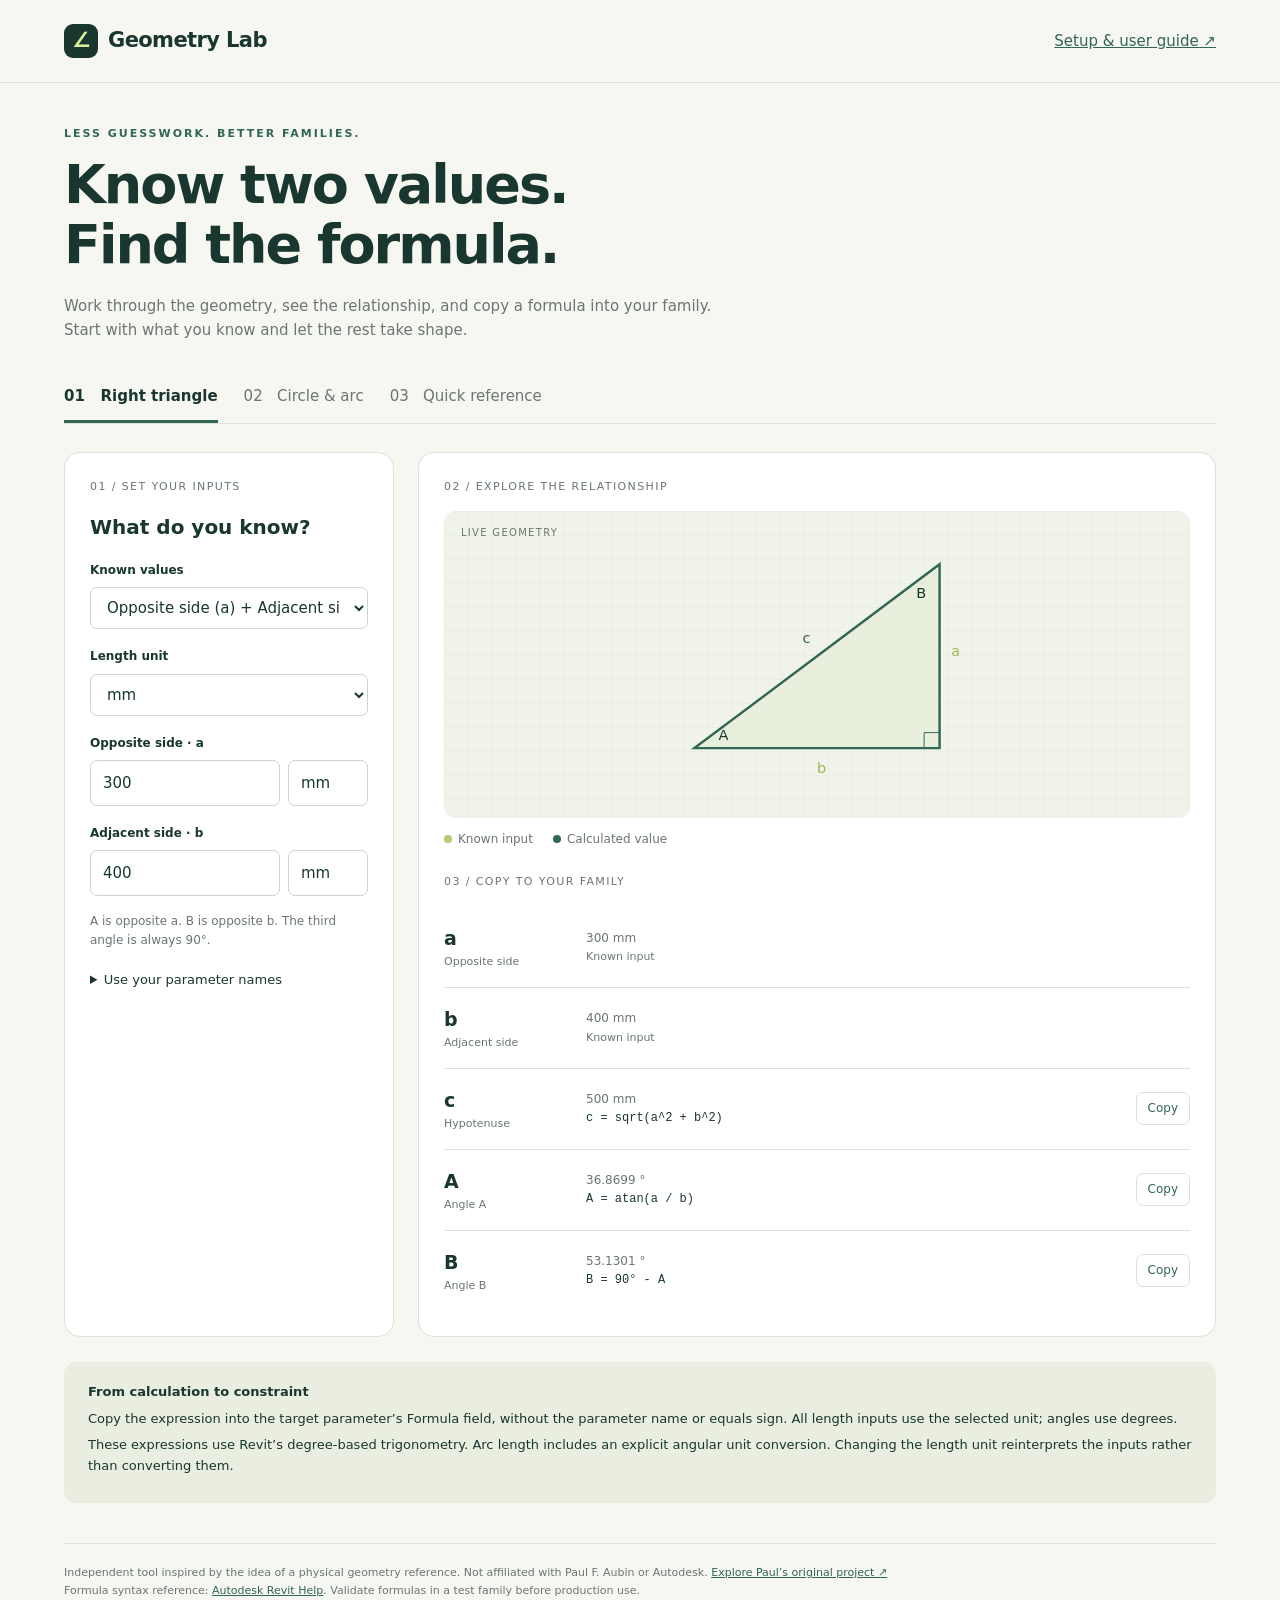
<file: index.html>
<!doctype html><html lang="en"><head><meta charset="utf-8"><meta name="viewport" content="width=device-width,initial-scale=1"><title>Revit Geometry Lab</title><link rel="stylesheet" href="styles.css"></head><body><header><div class="logo"><span class="mark">∠</span>Geometry Lab</div><a href="guide.html">Setup &amp; user guide ↗</a></header><main><div class="eyebrow">LESS GUESSWORK. BETTER FAMILIES.</div><h1>Know two values.<br>Find the formula.</h1><p class="intro">Work through the geometry, see the relationship, and copy a formula into your family. Start with what you know and let the rest take shape.</p><nav class="tabs" aria-label="Tools"><button class="active" data-mode="triangle">01 &nbsp; Right triangle</button><button data-mode="circle">02 &nbsp; Circle & arc</button><button data-mode="reference">03 &nbsp; Quick reference</button></nav><div id="app"></div><footer>Independent tool inspired by the idea of a physical geometry reference. Not affiliated with Paul F. Aubin or Autodesk. <a href="https://www.kickstarter.com/projects/paulaubin/formula-finder-for-revit-by-paul-f-aubin">Explore Paul’s original project ↗</a><br>Formula syntax reference: <a href="https://help.autodesk.com/cloudhelp/2022/ENU/Revit-Model/files/GUID-B37EA687-2BDF-4712-9951-2088B2A8E523.htm">Autodesk Revit Help</a>. Validate formulas in a test family before production use.</footer></main><div id="toast" role="status">Copied formula</div><script src="geometry.js"></script><script src="app.js"></script></body></html>
</file>
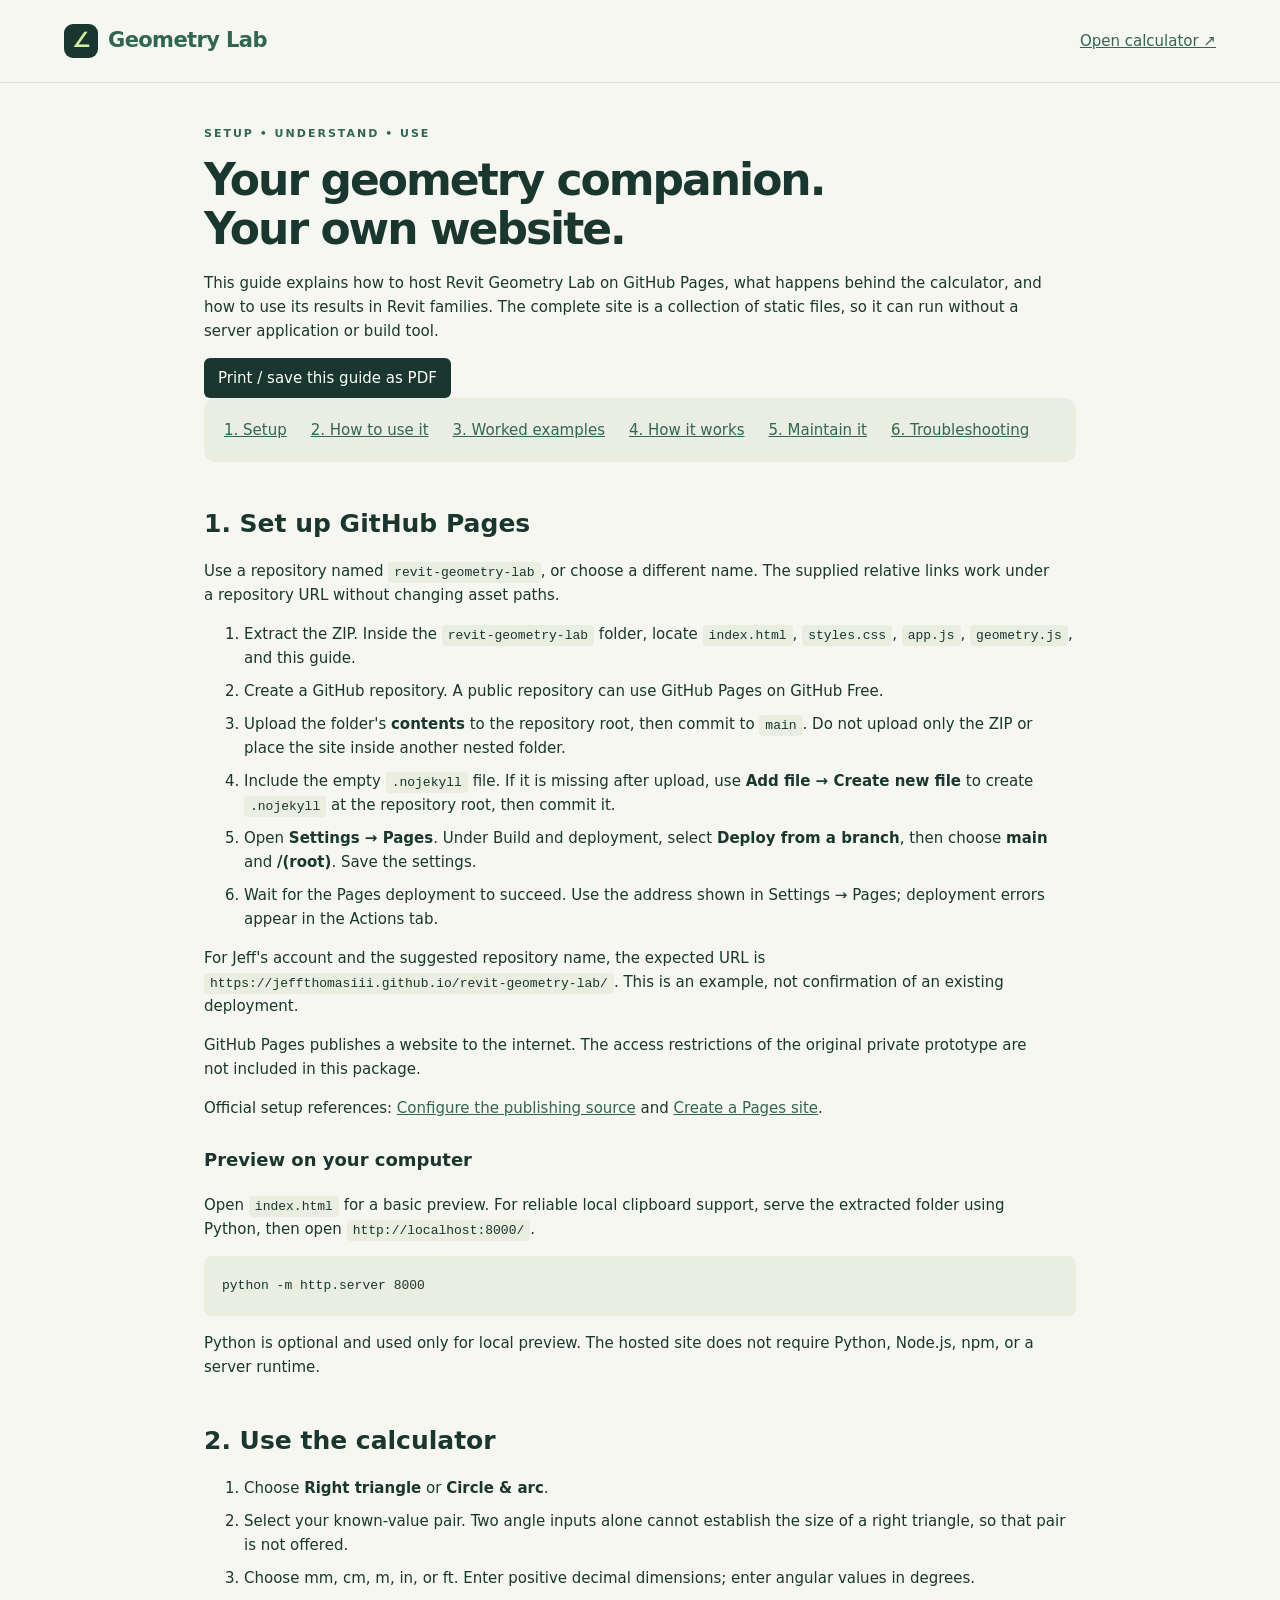
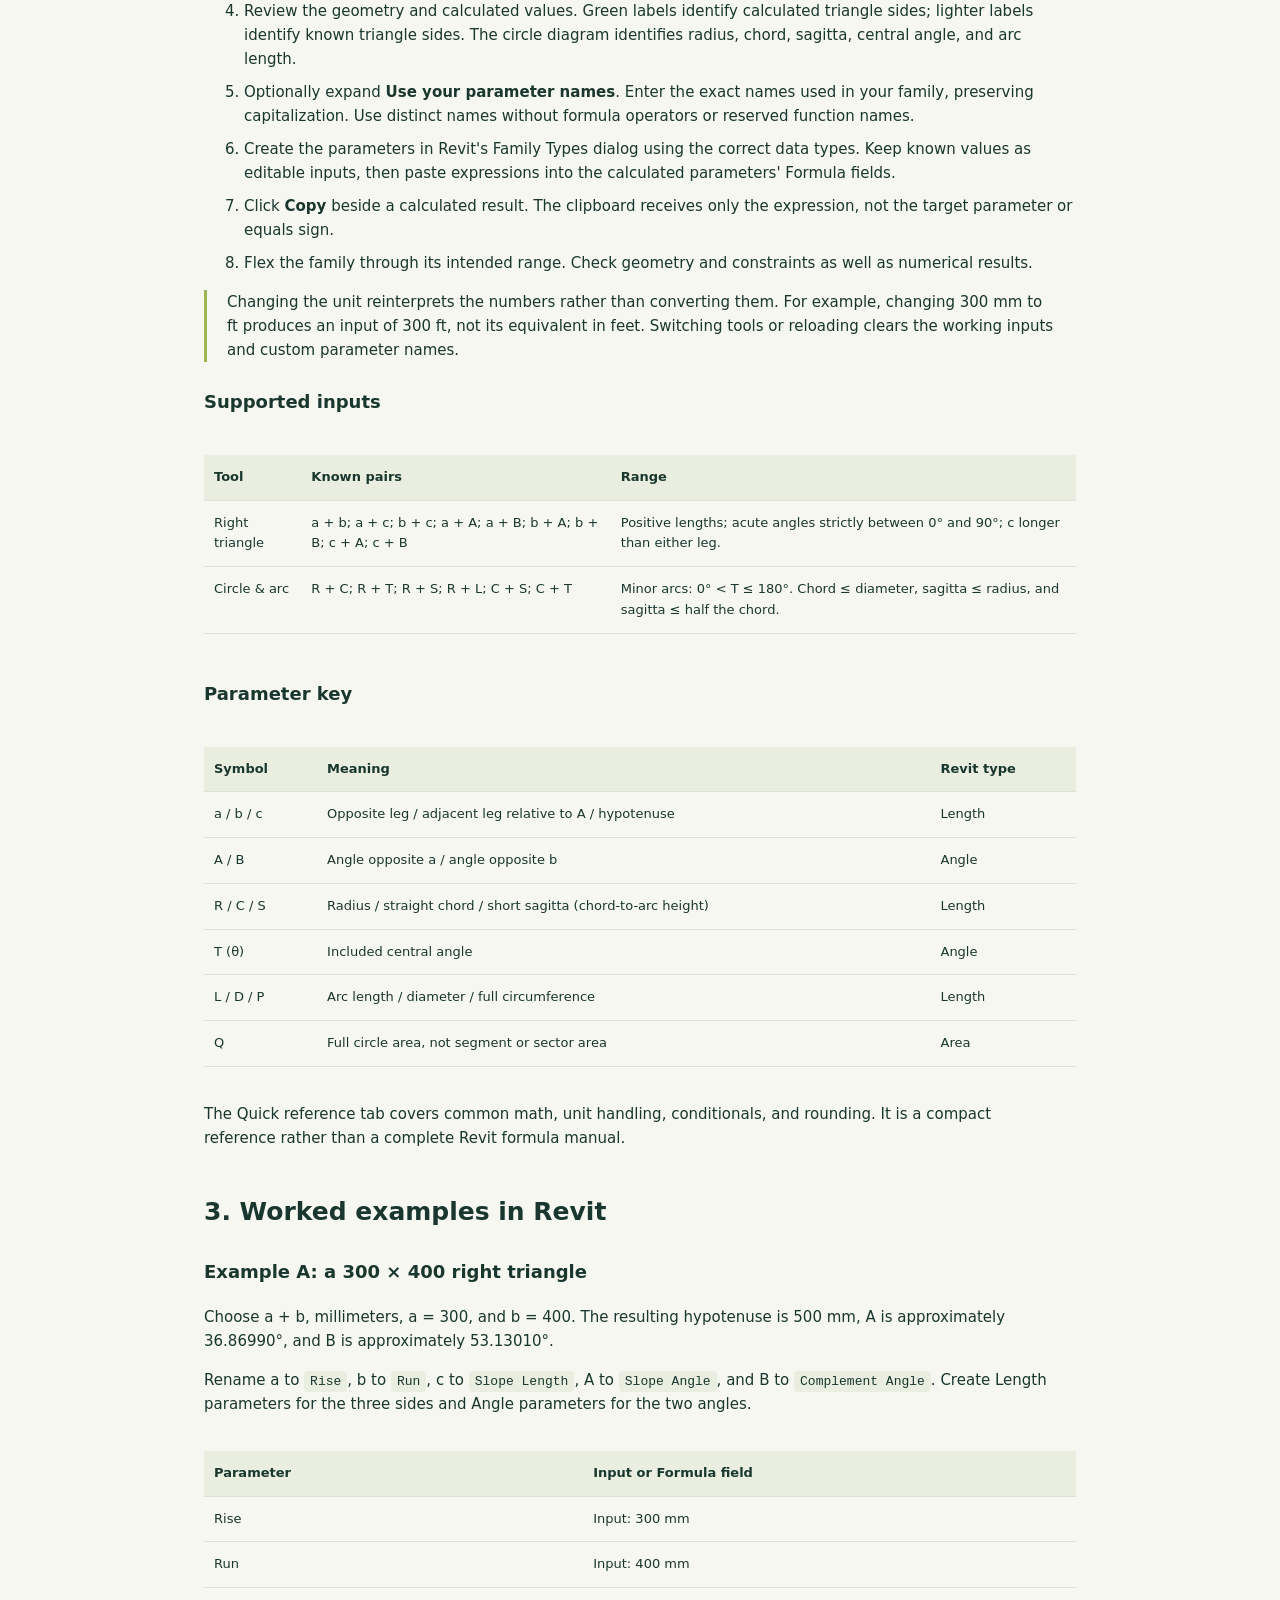
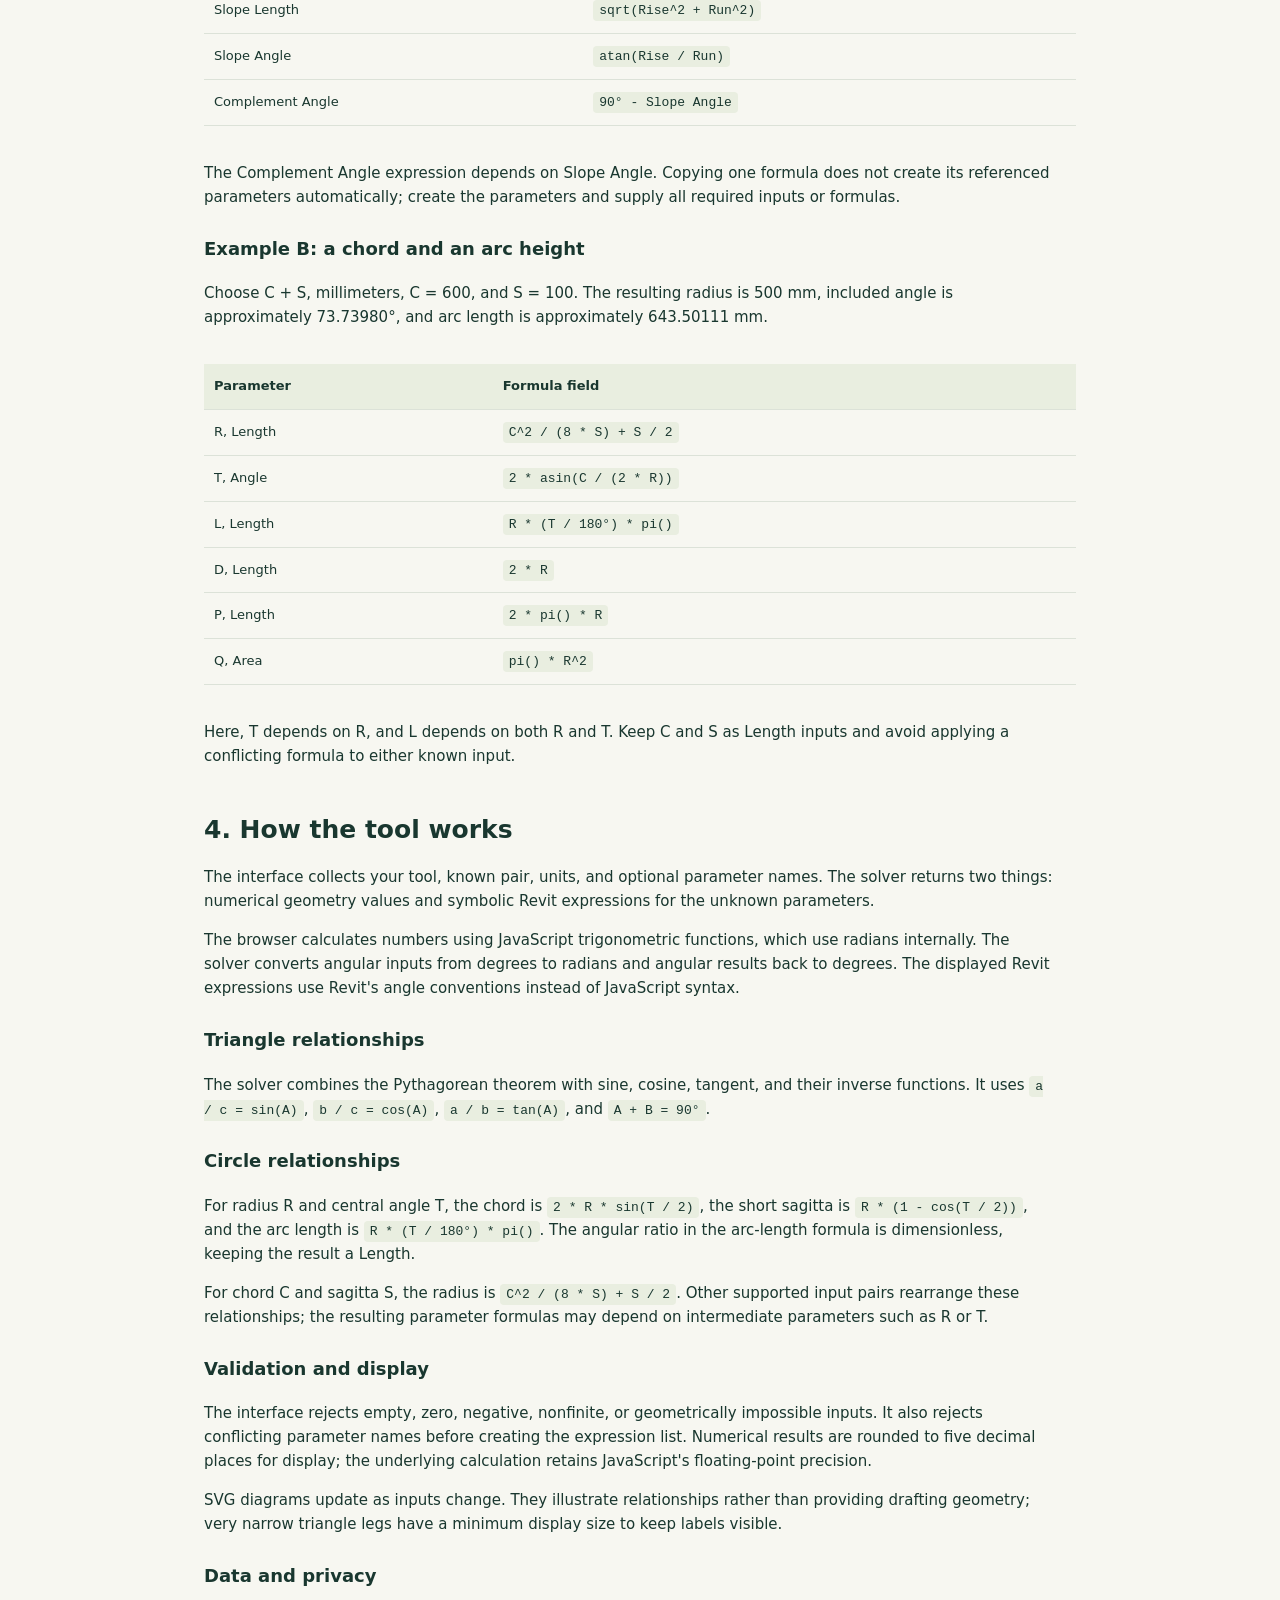
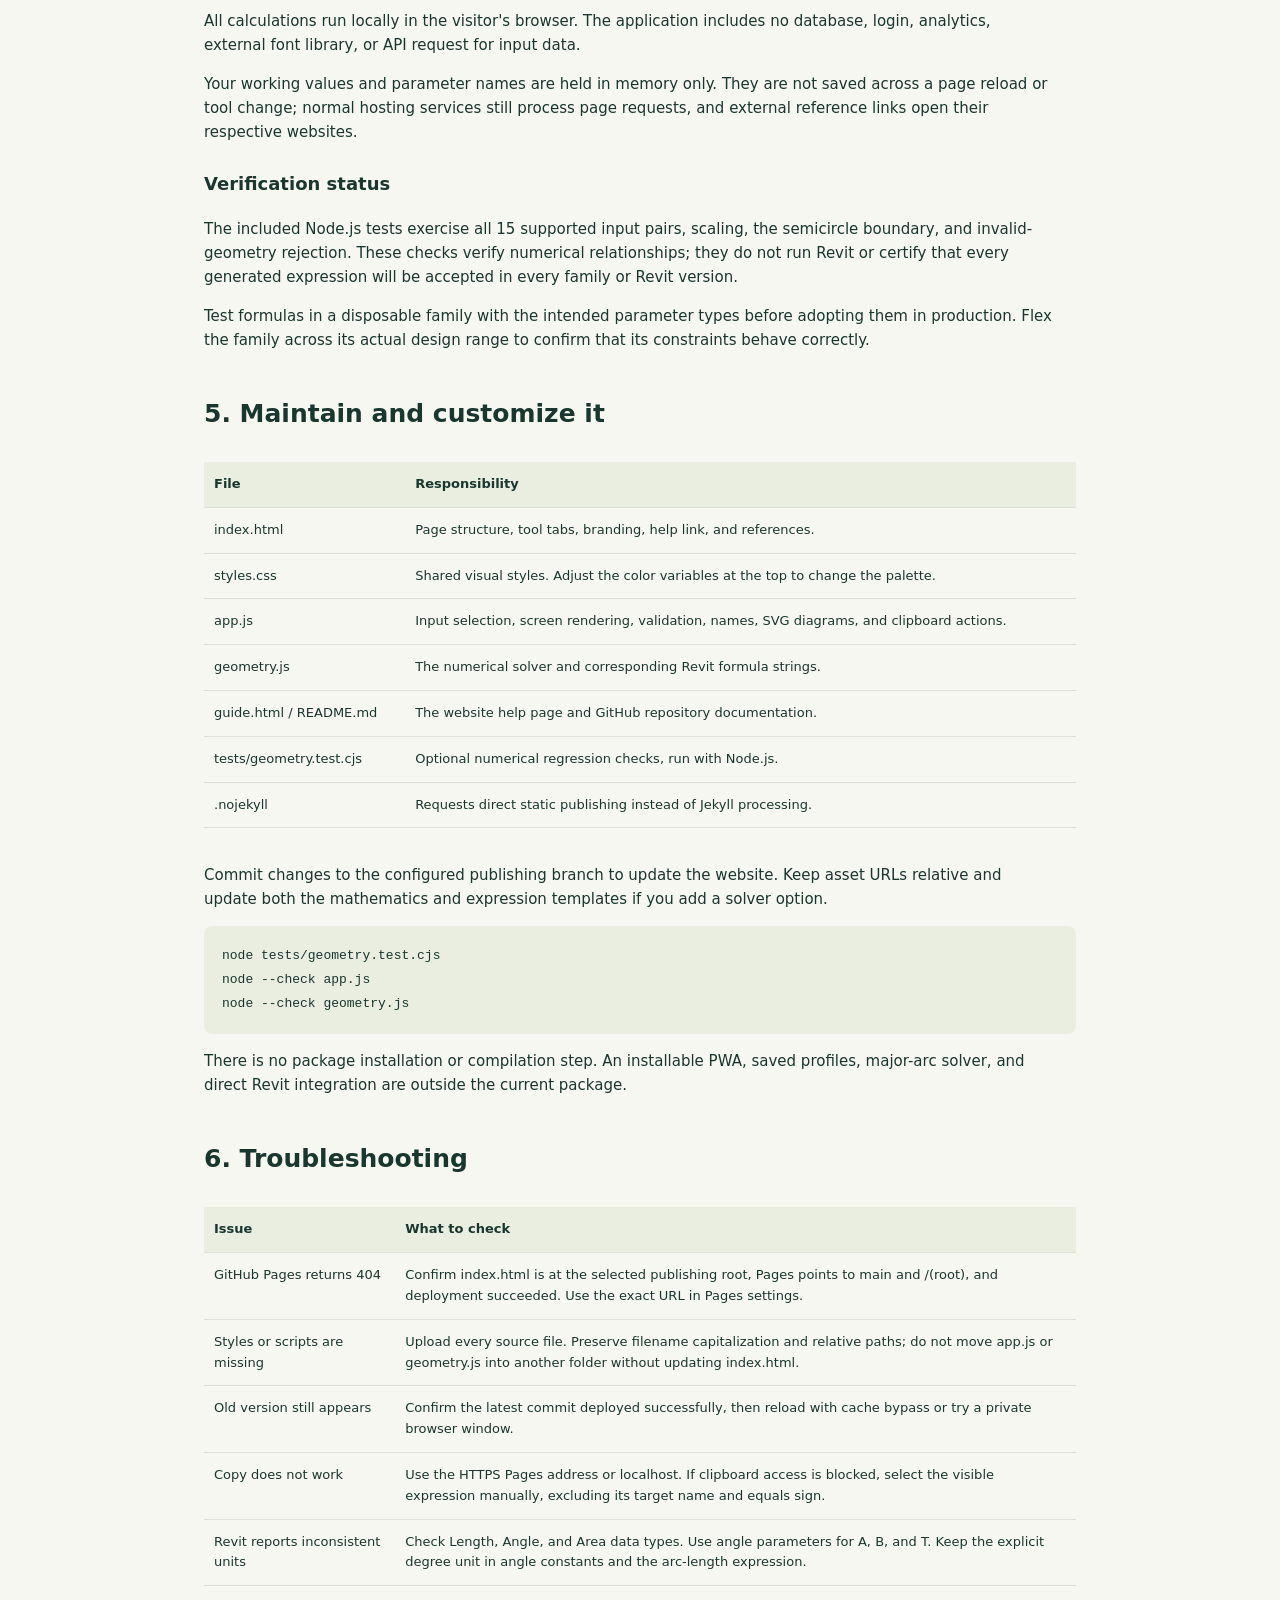
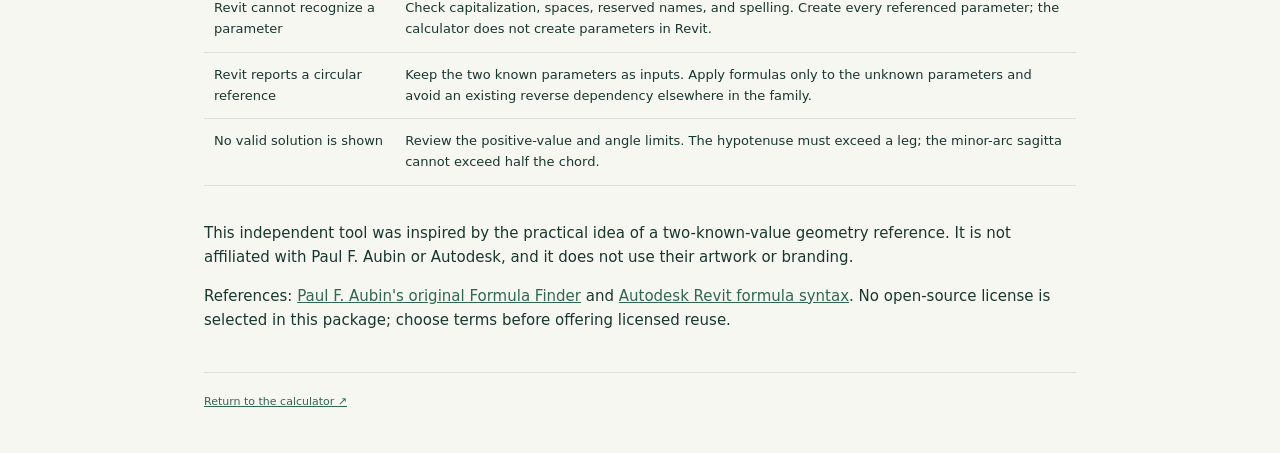
<file: guide.html>
<!doctype html>
<html lang="en">
<head>
<meta charset="utf-8">
<meta name="viewport" content="width=device-width, initial-scale=1">
<title>Setup & User Guide | Revit Geometry Lab</title>
<link rel="stylesheet" href="styles.css">
<style>
.guide{max-width:1000px}.guide h1{font-size:44px}.guide h2{font-size:25px;margin-top:42px}.guide h3{font-size:18px;margin-top:26px}.guide p,.guide li{max-width:850px}.guide li{margin:9px 0}.guide code{font:13px ui-monospace,monospace;background:#e9eee0;padding:3px 6px;border-radius:4px}.guide pre{background:#e9eee0;padding:18px;overflow:auto;border-radius:8px}.guide pre code{padding:0}.guide table{border-collapse:collapse;width:100%;font-size:13px;margin:20px 0}.guide td,.guide th{text-align:left;border-bottom:1px solid var(--line);padding:12px 10px;vertical-align:top}.guide th{background:#e9eee0}.tablewrap{overflow-x:auto}.toc{display:flex;gap:10px 24px;flex-wrap:wrap;background:#e9eee0;border-radius:12px;padding:20px}.guide section{scroll-margin-top:20px}.print{background:var(--ink);color:white;border:0;border-radius:6px;padding:8px 14px}.diagramnote{border-left:3px solid #9bb855;padding-left:20px}@media print{header,.toc,.print,footer{display:none}main{padding:0!important}body{background:white;font-size:11pt}.guide h1{font-size:27pt}.guide h2{break-after:avoid}table,pre{break-inside:avoid}a{color:inherit}section{break-inside:auto}}
</style>
</head>
<body>
<header><a class="logo" style="text-decoration:none" href="index.html"><span class="mark">∠</span>Geometry Lab</a><a href="index.html">Open calculator ↗</a></header>
<main class="guide">
<div class="eyebrow">SETUP • UNDERSTAND • USE</div>
<h1>Your geometry companion.<br>Your own website.</h1>
<p>This guide explains how to host Revit Geometry Lab on GitHub Pages, what happens behind the calculator, and how to use its results in Revit families. The complete site is a collection of static files, so it can run without a server application or build tool.</p>
<button class="print" onclick="window.print()">Print / save this guide as PDF</button>
<nav class="toc" aria-label="Guide contents"><a href="#setup">1. Setup</a><a href="#use">2. How to use it</a><a href="#examples">3. Worked examples</a><a href="#math">4. How it works</a><a href="#maintain">5. Maintain it</a><a href="#help">6. Troubleshooting</a></nav>
<section id="setup"><h2>1. Set up GitHub Pages</h2>
<p>Use a repository named <code>revit-geometry-lab</code>, or choose a different name. The supplied relative links work under a repository URL without changing asset paths.</p>
<ol><li>Extract the ZIP. Inside the <code>revit-geometry-lab</code> folder, locate <code>index.html</code>, <code>styles.css</code>, <code>app.js</code>, <code>geometry.js</code>, and this guide.</li><li>Create a GitHub repository. A public repository can use GitHub Pages on GitHub Free.</li><li>Upload the folder's <strong>contents</strong> to the repository root, then commit to <code>main</code>. Do not upload only the ZIP or place the site inside another nested folder.</li><li>Include the empty <code>.nojekyll</code> file. If it is missing after upload, use <strong>Add file → Create new file</strong> to create <code>.nojekyll</code> at the repository root, then commit it.</li><li>Open <strong>Settings → Pages</strong>. Under Build and deployment, select <strong>Deploy from a branch</strong>, then choose <strong>main</strong> and <strong>/(root)</strong>. Save the settings.</li><li>Wait for the Pages deployment to succeed. Use the address shown in Settings → Pages; deployment errors appear in the Actions tab.</li></ol>
<p>For Jeff's account and the suggested repository name, the expected URL is <code>https://jeffthomasiii.github.io/revit-geometry-lab/</code>. This is an example, not confirmation of an existing deployment.</p>
<p>GitHub Pages publishes a website to the internet. The access restrictions of the original private prototype are not included in this package.</p>
<p>Official setup references: <a href="https://docs.github.com/en/pages/getting-started-with-github-pages/configuring-a-publishing-source-for-your-github-pages-site">Configure the publishing source</a> and <a href="https://docs.github.com/en/pages/getting-started-with-github-pages/creating-a-github-pages-site">Create a Pages site</a>.</p>
<h3>Preview on your computer</h3><p>Open <code>index.html</code> for a basic preview. For reliable local clipboard support, serve the extracted folder using Python, then open <code>http://localhost:8000/</code>.</p><pre><code>python -m http.server 8000</code></pre><p>Python is optional and used only for local preview. The hosted site does not require Python, Node.js, npm, or a server runtime.</p></section>
<section id="use"><h2>2. Use the calculator</h2>
<ol><li>Choose <strong>Right triangle</strong> or <strong>Circle &amp; arc</strong>.</li><li>Select your known-value pair. Two angle inputs alone cannot establish the size of a right triangle, so that pair is not offered.</li><li>Choose mm, cm, m, in, or ft. Enter positive decimal dimensions; enter angular values in degrees.</li><li>Review the geometry and calculated values. Green labels identify calculated triangle sides; lighter labels identify known triangle sides. The circle diagram identifies radius, chord, sagitta, central angle, and arc length.</li><li>Optionally expand <strong>Use your parameter names</strong>. Enter the exact names used in your family, preserving capitalization. Use distinct names without formula operators or reserved function names.</li><li>Create the parameters in Revit's Family Types dialog using the correct data types. Keep known values as editable inputs, then paste expressions into the calculated parameters' Formula fields.</li><li>Click <strong>Copy</strong> beside a calculated result. The clipboard receives only the expression, not the target parameter or equals sign.</li><li>Flex the family through its intended range. Check geometry and constraints as well as numerical results.</li></ol>
<p class="diagramnote">Changing the unit reinterprets the numbers rather than converting them. For example, changing 300 mm to ft produces an input of 300 ft, not its equivalent in feet. Switching tools or reloading clears the working inputs and custom parameter names.</p>
<h3>Supported inputs</h3><div class="tablewrap"><table><thead><tr><th>Tool</th><th>Known pairs</th><th>Range</th></tr></thead><tbody><tr><td>Right triangle</td><td>a + b; a + c; b + c; a + A; a + B; b + A; b + B; c + A; c + B</td><td>Positive lengths; acute angles strictly between 0° and 90°; c longer than either leg.</td></tr><tr><td>Circle &amp; arc</td><td>R + C; R + T; R + S; R + L; C + S; C + T</td><td>Minor arcs: 0° &lt; T ≤ 180°. Chord ≤ diameter, sagitta ≤ radius, and sagitta ≤ half the chord.</td></tr></tbody></table></div>
<h3>Parameter key</h3><div class="tablewrap"><table><thead><tr><th>Symbol</th><th>Meaning</th><th>Revit type</th></tr></thead><tbody><tr><td>a / b / c</td><td>Opposite leg / adjacent leg relative to A / hypotenuse</td><td>Length</td></tr><tr><td>A / B</td><td>Angle opposite a / angle opposite b</td><td>Angle</td></tr><tr><td>R / C / S</td><td>Radius / straight chord / short sagitta (chord-to-arc height)</td><td>Length</td></tr><tr><td>T (θ)</td><td>Included central angle</td><td>Angle</td></tr><tr><td>L / D / P</td><td>Arc length / diameter / full circumference</td><td>Length</td></tr><tr><td>Q</td><td>Full circle area, not segment or sector area</td><td>Area</td></tr></tbody></table></div>
<p>The Quick reference tab covers common math, unit handling, conditionals, and rounding. It is a compact reference rather than a complete Revit formula manual.</p></section>
<section id="examples"><h2>3. Worked examples in Revit</h2>
<h3>Example A: a 300 × 400 right triangle</h3><p>Choose a + b, millimeters, a = 300, and b = 400. The resulting hypotenuse is 500 mm, A is approximately 36.86990°, and B is approximately 53.13010°.</p>
<p>Rename a to <code>Rise</code>, b to <code>Run</code>, c to <code>Slope Length</code>, A to <code>Slope Angle</code>, and B to <code>Complement Angle</code>. Create Length parameters for the three sides and Angle parameters for the two angles.</p><div class="tablewrap"><table><thead><tr><th>Parameter</th><th>Input or Formula field</th></tr></thead><tbody><tr><td>Rise</td><td>Input: 300 mm</td></tr><tr><td>Run</td><td>Input: 400 mm</td></tr><tr><td>Slope Length</td><td><code>sqrt(Rise^2 + Run^2)</code></td></tr><tr><td>Slope Angle</td><td><code>atan(Rise / Run)</code></td></tr><tr><td>Complement Angle</td><td><code>90° - Slope Angle</code></td></tr></tbody></table></div>
<p>The Complement Angle expression depends on Slope Angle. Copying one formula does not create its referenced parameters automatically; create the parameters and supply all required inputs or formulas.</p>
<h3>Example B: a chord and an arc height</h3><p>Choose C + S, millimeters, C = 600, and S = 100. The resulting radius is 500 mm, included angle is approximately 73.73980°, and arc length is approximately 643.50111 mm.</p><div class="tablewrap"><table><thead><tr><th>Parameter</th><th>Formula field</th></tr></thead><tbody><tr><td>R, Length</td><td><code>C^2 / (8 * S) + S / 2</code></td></tr><tr><td>T, Angle</td><td><code>2 * asin(C / (2 * R))</code></td></tr><tr><td>L, Length</td><td><code>R * (T / 180°) * pi()</code></td></tr><tr><td>D, Length</td><td><code>2 * R</code></td></tr><tr><td>P, Length</td><td><code>2 * pi() * R</code></td></tr><tr><td>Q, Area</td><td><code>pi() * R^2</code></td></tr></tbody></table></div>
<p>Here, T depends on R, and L depends on both R and T. Keep C and S as Length inputs and avoid applying a conflicting formula to either known input.</p></section>
<section id="math"><h2>4. How the tool works</h2>
<p>The interface collects your tool, known pair, units, and optional parameter names. The solver returns two things: numerical geometry values and symbolic Revit expressions for the unknown parameters.</p>
<p>The browser calculates numbers using JavaScript trigonometric functions, which use radians internally. The solver converts angular inputs from degrees to radians and angular results back to degrees. The displayed Revit expressions use Revit's angle conventions instead of JavaScript syntax.</p>
<h3>Triangle relationships</h3><p>The solver combines the Pythagorean theorem with sine, cosine, tangent, and their inverse functions. It uses <code>a / c = sin(A)</code>, <code>b / c = cos(A)</code>, <code>a / b = tan(A)</code>, and <code>A + B = 90°</code>.</p>
<h3>Circle relationships</h3><p>For radius R and central angle T, the chord is <code>2 * R * sin(T / 2)</code>, the short sagitta is <code>R * (1 - cos(T / 2))</code>, and the arc length is <code>R * (T / 180°) * pi()</code>. The angular ratio in the arc-length formula is dimensionless, keeping the result a Length.</p>
<p>For chord C and sagitta S, the radius is <code>C^2 / (8 * S) + S / 2</code>. Other supported input pairs rearrange these relationships; the resulting parameter formulas may depend on intermediate parameters such as R or T.</p>
<h3>Validation and display</h3><p>The interface rejects empty, zero, negative, nonfinite, or geometrically impossible inputs. It also rejects conflicting parameter names before creating the expression list. Numerical results are rounded to five decimal places for display; the underlying calculation retains JavaScript's floating-point precision.</p>
<p>SVG diagrams update as inputs change. They illustrate relationships rather than providing drafting geometry; very narrow triangle legs have a minimum display size to keep labels visible.</p>
<h3>Data and privacy</h3><p>All calculations run locally in the visitor's browser. The application includes no database, login, analytics, external font library, or API request for input data.</p>
<p>Your working values and parameter names are held in memory only. They are not saved across a page reload or tool change; normal hosting services still process page requests, and external reference links open their respective websites.</p>
<h3>Verification status</h3><p>The included Node.js tests exercise all 15 supported input pairs, scaling, the semicircle boundary, and invalid-geometry rejection. These checks verify numerical relationships; they do not run Revit or certify that every generated expression will be accepted in every family or Revit version.</p>
<p>Test formulas in a disposable family with the intended parameter types before adopting them in production. Flex the family across its actual design range to confirm that its constraints behave correctly.</p></section>
<section id="maintain"><h2>5. Maintain and customize it</h2><div class="tablewrap"><table><thead><tr><th>File</th><th>Responsibility</th></tr></thead><tbody><tr><td>index.html</td><td>Page structure, tool tabs, branding, help link, and references.</td></tr><tr><td>styles.css</td><td>Shared visual styles. Adjust the color variables at the top to change the palette.</td></tr><tr><td>app.js</td><td>Input selection, screen rendering, validation, names, SVG diagrams, and clipboard actions.</td></tr><tr><td>geometry.js</td><td>The numerical solver and corresponding Revit formula strings.</td></tr><tr><td>guide.html / README.md</td><td>The website help page and GitHub repository documentation.</td></tr><tr><td>tests/geometry.test.cjs</td><td>Optional numerical regression checks, run with Node.js.</td></tr><tr><td>.nojekyll</td><td>Requests direct static publishing instead of Jekyll processing.</td></tr></tbody></table></div>
<p>Commit changes to the configured publishing branch to update the website. Keep asset URLs relative and update both the mathematics and expression templates if you add a solver option.</p><pre><code>node tests/geometry.test.cjs
node --check app.js
node --check geometry.js</code></pre>
<p>There is no package installation or compilation step. An installable PWA, saved profiles, major-arc solver, and direct Revit integration are outside the current package.</p></section>
<section id="help"><h2>6. Troubleshooting</h2><div class="tablewrap"><table><thead><tr><th>Issue</th><th>What to check</th></tr></thead><tbody><tr><td>GitHub Pages returns 404</td><td>Confirm index.html is at the selected publishing root, Pages points to main and /(root), and deployment succeeded. Use the exact URL in Pages settings.</td></tr><tr><td>Styles or scripts are missing</td><td>Upload every source file. Preserve filename capitalization and relative paths; do not move app.js or geometry.js into another folder without updating index.html.</td></tr><tr><td>Old version still appears</td><td>Confirm the latest commit deployed successfully, then reload with cache bypass or try a private browser window.</td></tr><tr><td>Copy does not work</td><td>Use the HTTPS Pages address or localhost. If clipboard access is blocked, select the visible expression manually, excluding its target name and equals sign.</td></tr><tr><td>Revit reports inconsistent units</td><td>Check Length, Angle, and Area data types. Use angle parameters for A, B, and T. Keep the explicit degree unit in angle constants and the arc-length expression.</td></tr><tr><td>Revit cannot recognize a parameter</td><td>Check capitalization, spaces, reserved names, and spelling. Create every referenced parameter; the calculator does not create parameters in Revit.</td></tr><tr><td>Revit reports a circular reference</td><td>Keep the two known parameters as inputs. Apply formulas only to the unknown parameters and avoid an existing reverse dependency elsewhere in the family.</td></tr><tr><td>No valid solution is shown</td><td>Review the positive-value and angle limits. The hypotenuse must exceed a leg; the minor-arc sagitta cannot exceed half the chord.</td></tr></tbody></table></div>
<p>This independent tool was inspired by the practical idea of a two-known-value geometry reference. It is not affiliated with Paul F. Aubin or Autodesk, and it does not use their artwork or branding.</p>
<p>References: <a href="https://www.kickstarter.com/projects/paulaubin/formula-finder-for-revit-by-paul-f-aubin">Paul F. Aubin's original Formula Finder</a> and <a href="https://help.autodesk.com/cloudhelp/2022/ENU/Revit-Model/files/GUID-B37EA687-2BDF-4712-9951-2088B2A8E523.htm">Autodesk Revit formula syntax</a>. No open-source license is selected in this package; choose terms before offering licensed reuse.</p></section>
<footer><a href="index.html">Return to the calculator ↗</a></footer>
</main></body></html>
</file>
<file: styles.css>
:root{--ink:#19372f;--green:#316653;--paper:#f7f7f1;--muted:#6a7770;--line:#dce2d8;--accent:#d7ef9e}*{box-sizing:border-box}body{margin:0;background:var(--paper);color:var(--ink);font:15px/1.6 system-ui,sans-serif}button,input,select{font:inherit}button{cursor:pointer}header{padding:24px 5%;display:flex;justify-content:space-between;align-items:center;border-bottom:1px solid var(--line)}.logo{font-weight:750;letter-spacing:-.6px;font-size:21px}.mark{display:inline-grid;place-items:center;background:var(--ink);color:var(--accent);width:34px;height:34px;border-radius:9px;margin-right:10px}header small{color:var(--muted)}main{max-width:1300px;margin:auto;padding:42px 5%}h1{font-size:clamp(34px,5vw,54px);line-height:1.12;letter-spacing:-2px;margin:12px 0 18px}h2{font-size:20px;margin:0 0 8px}.eyebrow{font-size:11px;letter-spacing:2px;font-weight:750;color:var(--green)}.intro{color:var(--muted);max-width:650px;margin-bottom:30px}.tabs{display:flex;gap:26px;border-bottom:1px solid var(--line);margin-bottom:28px}.tabs button{border:0;background:none;padding:12px 0;color:var(--muted);border-bottom:3px solid transparent}.tabs button.active{color:var(--ink);border-color:var(--green);font-weight:700}.workspace{display:grid;grid-template-columns:330px 1fr;gap:24px}.panel{background:white;border:1px solid var(--line);border-radius:16px;padding:25px}.step{font-size:11px;text-transform:uppercase;letter-spacing:1.4px;color:var(--muted);margin-bottom:16px}label{display:block;font-size:12px;font-weight:650;margin:18px 0 7px}select,input{width:100%;border:1px solid #ccd6ca;border-radius:7px;padding:10px 12px;color:var(--ink);background:#fff}input:focus,select:focus{outline:2px solid #a5c878}.inputrow{display:grid;grid-template-columns:1fr 80px;gap:8px}.hint{font-size:12px;color:var(--muted);margin:16px 0 0}.canvas{position:relative;background-color:#f0f3e9;background-image:linear-gradient(#dce3d755 1px,transparent 1px),linear-gradient(90deg,#dce3d755 1px,transparent 1px);background-size:24px 24px;border-radius:12px;min-height:290px;display:grid;place-items:center}.canvas svg{width:100%;max-height:300px}.badge{position:absolute;left:17px;top:14px;font-size:10px;letter-spacing:1.3px;color:var(--muted)}svg text{font:15px system-ui;fill:var(--ink)}.legend{display:flex;gap:20px;font-size:12px;margin-top:12px;color:var(--muted)}.dot{display:inline-block;width:8px;height:8px;border-radius:50%;background:var(--green);margin-right:6px}.dot.known{background:#b6cc72}.results{margin-top:24px}.result{padding:16px 0;border-bottom:1px solid var(--line);display:grid;grid-template-columns:130px 1fr auto;align-items:center;gap:12px}.result:last-child{border:0}.result b{font-size:19px}.result small{display:block;color:var(--muted);font-size:11px}.result code{display:block;font:12px/1.6 ui-monospace,monospace;overflow-wrap:anywhere}.copy{border:1px solid var(--line);border-radius:7px;background:white;color:var(--green);padding:6px 11px;font-size:12px}.value{font-size:12px;color:var(--muted)}.error{color:#a3422b;font-size:13px}.notes{margin-top:25px;background:#e9eee0;padding:20px 24px;border-radius:12px;font-size:13px}.notes p{margin:6px 0}.refgrid{display:grid;grid-template-columns:repeat(3,1fr);gap:20px}.refgrid code{color:var(--green)}footer{margin-top:40px;padding-top:20px;border-top:1px solid var(--line);font-size:11px;color:var(--muted)}a{color:var(--green)}.names{margin-top:20px}summary{cursor:pointer;font-size:13px}#toast{position:fixed;bottom:24px;left:50%;transform:translateX(-50%);background:var(--ink);color:white;padding:10px 20px;border-radius:8px;display:none}@media(max-width:800px){.workspace{grid-template-columns:1fr}.refgrid{grid-template-columns:1fr}.result{grid-template-columns:90px 1fr auto}.panel{padding:20px}header small{display:none}main{padding-top:28px}.canvas{min-height:230px}}
</file>
